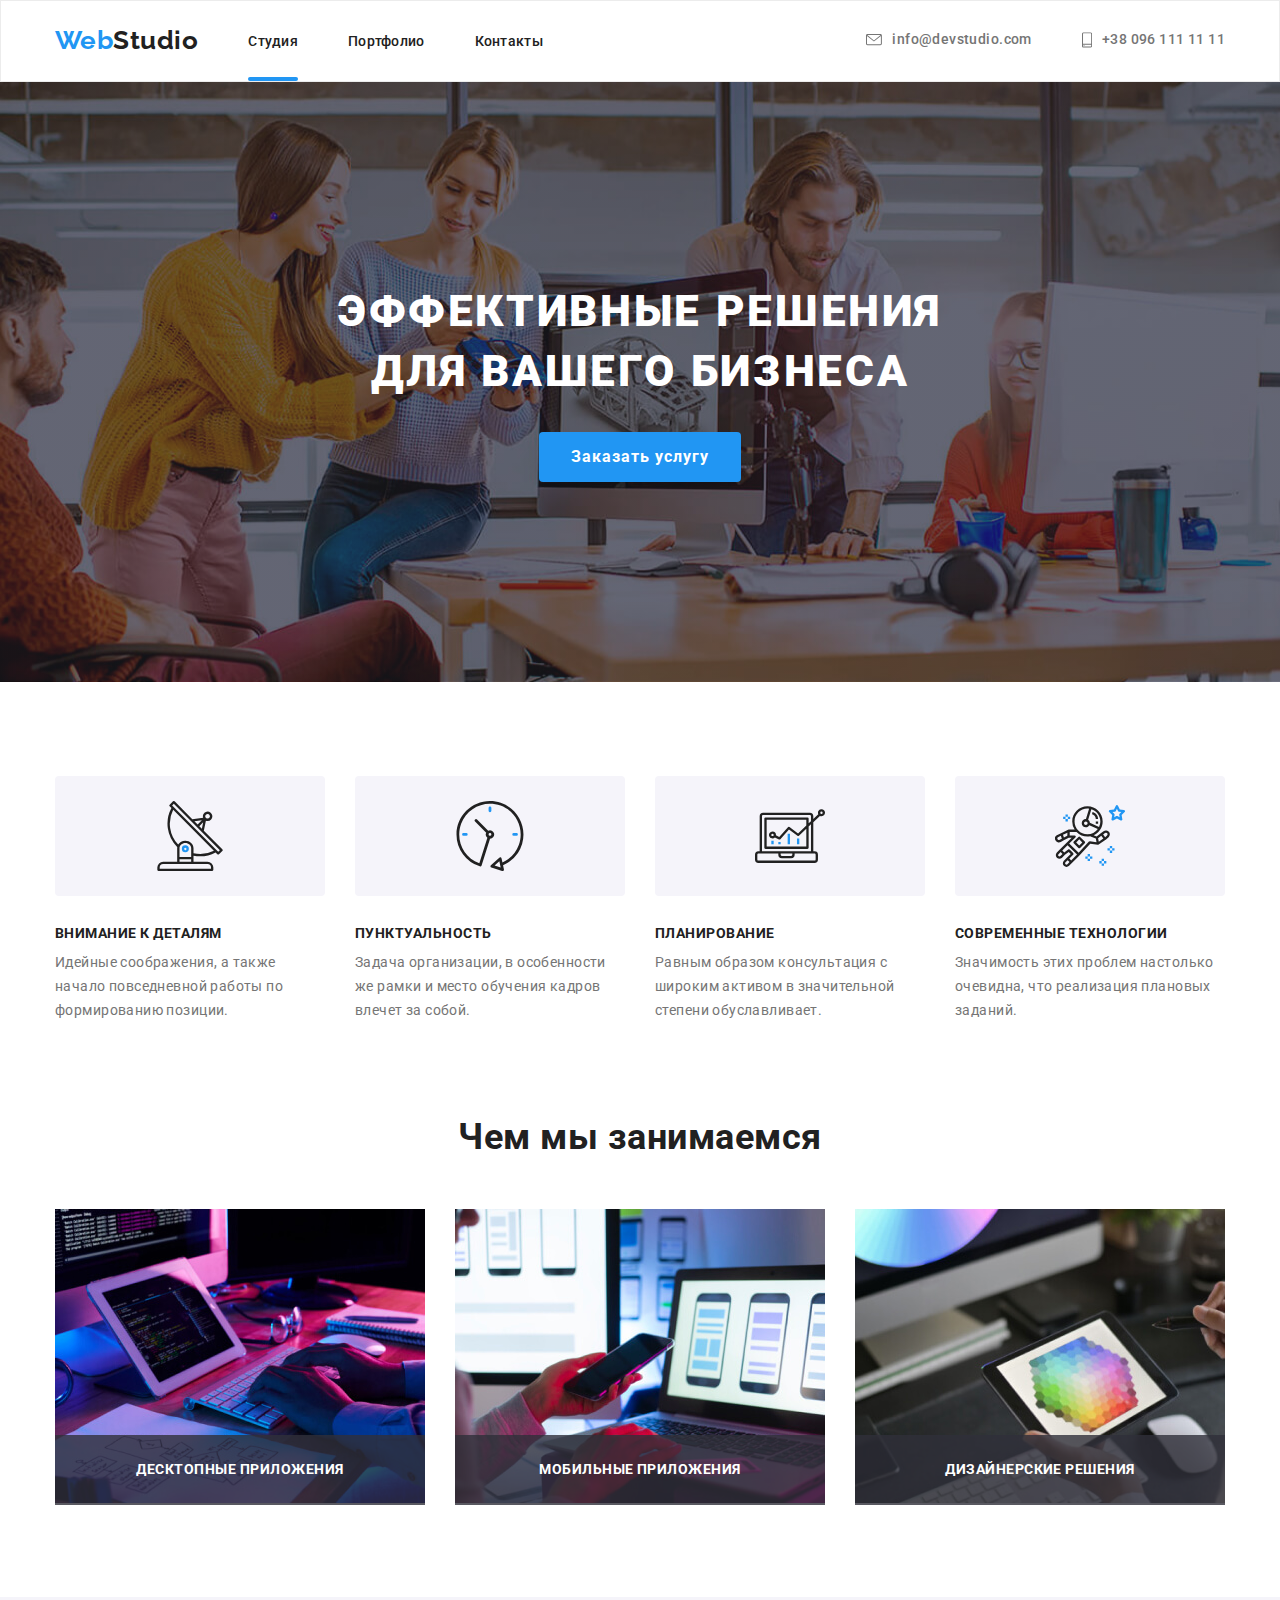
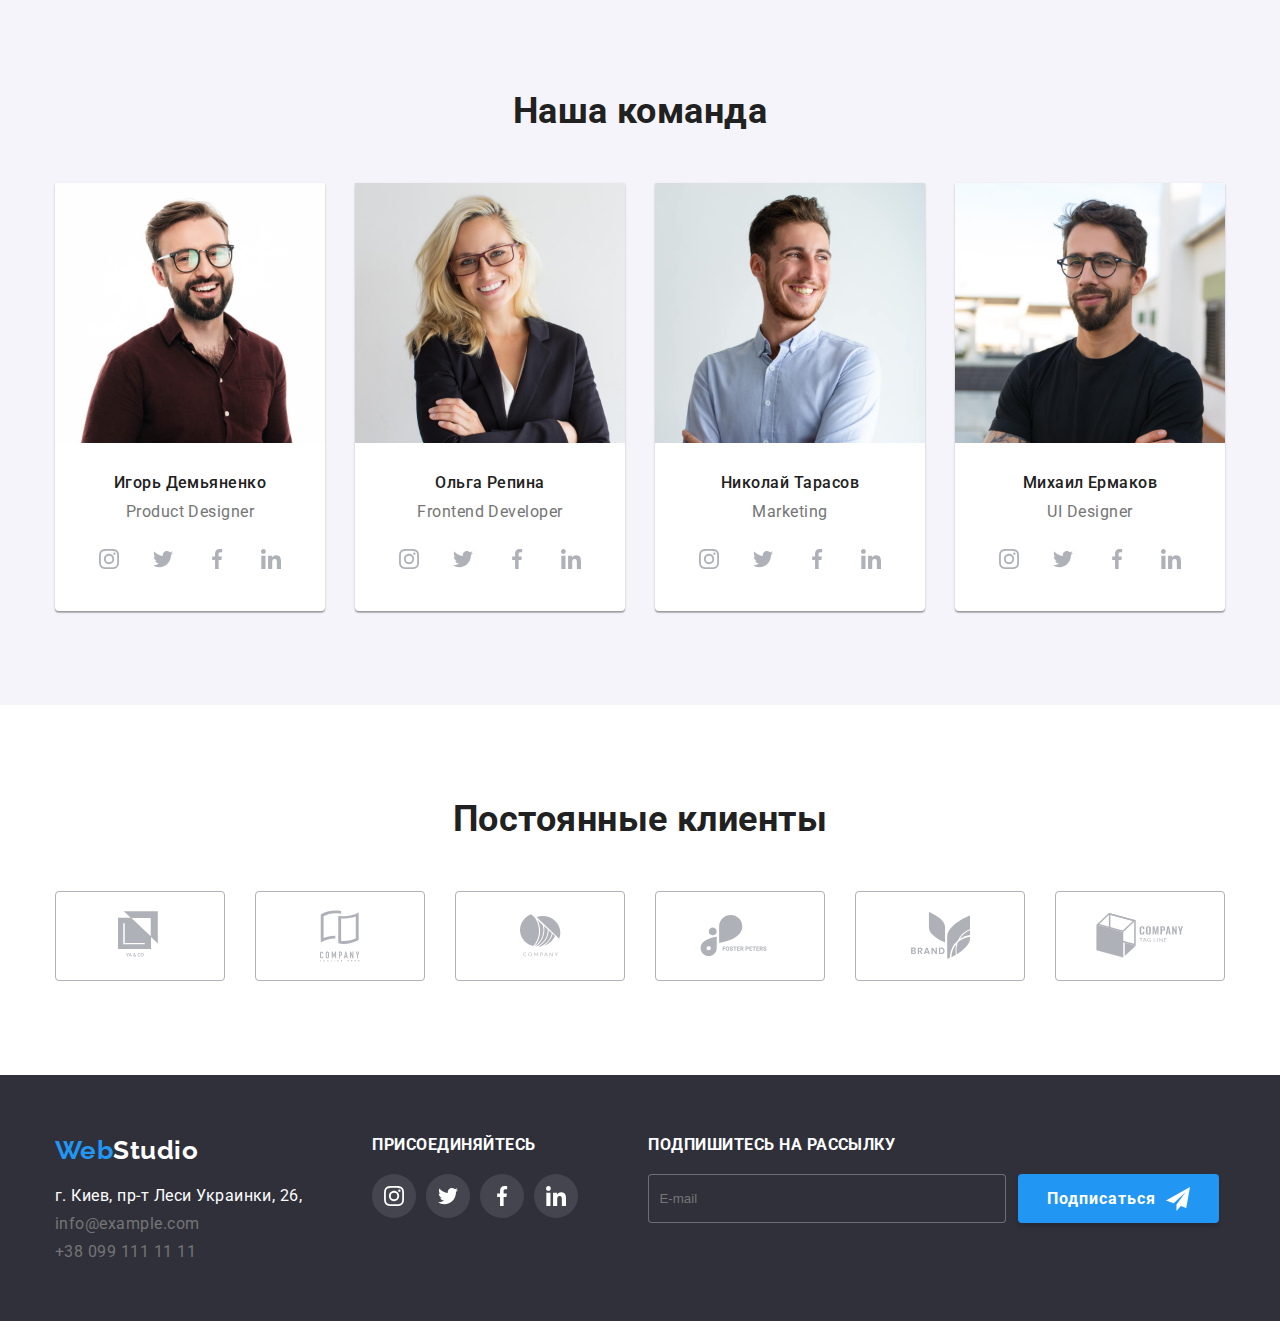
<file: index.html>
<!DOCTYPE html>
<html lang="ru">
  <head>
    <meta charset="UTF-8" />
    <title>Web Studio</title>
    <link
      href="https://fonts.googleapis.com/css2?family=Raleway:wght@700&family=Roboto:wght@400;500;700;900&display=swap"
      rel="stylesheet"
    />
    <link rel="“stylesheet”" href="./css/normalize.css" />
    <link rel="stylesheet" href="./css/styles.css" />
  </head>
  <body class="body" data-body>
    <!-- Шапка страницы -->
    <header class="page-header">
      <!-- Главная навигация -->
      <div class="container">
        <nav class="navigation">
          <!-- Логотип -->
          <a href="./index.html" class="logo"
            ><span class="accent">Web</span>Studio</a
          >

          <!-- Ссылки на другие страницы или разделы текущей -->
          <ul class="site-nav">
            <li class="item">
              <a href="./index.html" class="link transition studio">Студия</a>
            </li>
            <li class="item">
              <a href="./portfolio.html" class="link transition">Портфолио</a>
            </li>
            <li class="item">
              <a href="" class="link transition">Контакты</a>
            </li>
          </ul>
        </nav>
        <!-- Контактная информация -->
        <ul class="contacts">
          <li class="item">
            <a
              href="mailto:info@devstudio.com"
              class="contacts-link transition"
            >
              <svg class="envelope-svg">
                <use href="./images/sprite.svg#envelope"></use>
              </svg>
              info@devstudio.com
            </a>
          </li>

          <li class="item">
            <a href="tel:+38 096 111 11 11" class="contacts-link transition">
              <svg class="smartphone-svg">
                <use href="./images/sprite.svg#smartphone"></use>
              </svg>
              +38 096 111 11 11
            </a>
          </li>
        </ul>
      </div>
    </header>
    <!-- Уникальный контент страницы -->
    <main>
      <!-- Герой -->
      <section class="hero">
        <div class="container">
          <h1 class="hero-title">
            Эффективные решения<br />для вашего бизнеса
          </h1>
          <button class="button open-button" type="button" data-modal-open>
            Заказать услугу
          </button>
        </div>
      </section>
      <!-- Секция преимуществ -->
      <section class="section features">
        <div class="container">
          <h2 hidden class="features section-title">
            Невидимый заголовок,который спрячем через css
          </h2>
          <ul class="feature-list">
            <li class="item">
              <a href="#" class="feature-item-icon">
                <svg class="feature-item-icon-svg">
                  <use href="./images/sprite.svg#antenna"></use>
                </svg>
              </a>

              <h3 class="title">Внимание к деталям</h3>
              <p class="feature-para">
                Идейные соображения, а также начало повседневной работы по
                формированию позиции.
              </p>
            </li>
            <li class="item">
              <a href="#" class="feature-item-icon">
                <svg class="feature-item-icon-svg">
                  <use href="./images/sprite.svg#clock"></use>
                </svg>
              </a>
              <h3 class="title">Пунктуальность</h3>
              <p class="feature-para">
                Задача организации, в особенности же рамки и место обучения
                кадров влечет за собой.
              </p>
            </li>
            <li class="item">
              <a href="#" class="feature-item-icon">
                <svg class="feature-item-icon-svg">
                  <use href="./images/sprite.svg#diagram"></use>
                </svg>
              </a>
              <h3 class="title">Планирование</h3>
              <p class="feature-para">
                Равным образом консультация с широким активом в значительной
                степени обуславливает.
              </p>
            </li>
            <li class="item">
              <a href="#" class="feature-item-icon">
                <svg class="feature-item-icon-svg">
                  <use href="./images/sprite.svg#astronaut"></use>
                </svg>
              </a>
              <h3 class="title">Современные технологии</h3>
              <p class="feature-para">
                Значимость этих проблем настолько очевидна, что реализация
                плановых заданий.
              </p>
            </li>
          </ul>
        </div>
      </section>
      <!-- Чем мы занимаемся -->
      <section class="section section work">
        <div class="container">
          <h2 class="work section-title">Чем мы занимаемся</h2>
          <ul class="work-list">
            <li class="item">
              <div class="work-img-overlay">
                <img
                  src="./images/desktop.jpg"
                  alt="Ноутбук"
                  width="370"
                  height="294"
                />
                <h3 class="work-title">Десктопные приложения</h3>
              </div>
            </li>
            <li class="item">
              <div class="work-img-overlay">
                <img
                  src="./images/mobile.jpg"
                  alt="Смартфон"
                  width="370"
                  height="294"
                />
                <h3 class="work-title">Мобильные приложения</h3>
              </div>
            </li>
            <li class="item">
              <div class="work-img-overlay">
                <img
                  src="./images/designer.jpg"
                  alt="Планшет"
                  width="370"
                  height="294"
                />
                <h3 class="work-title">Дизайнерские решения</h3>
              </div>
            </li>
          </ul>
        </div>
      </section>
      <!-- Наша команда -->
      <section class="section team background">
        <div class="container">
          <h2 class="team section-title">Наша команда</h2>
          <ul class="team-list">
            <li class="item">
              <img
                src="./images/img-1-team.jpg"
                alt="Сотрудник 1"
                width="270"
                height="260"
              />
              <div class="team-list-info">
                <h3 class="team-title">Игорь Демьяненко</h3>
                <p class="team-para">Product Designer</p>
                <ul class="social-list">
                  <li class="social-list-item">
                    <a class="social-list-item-link" href="">
                      <svg class="social-list-item-link-svg">
                        <use href="./images/sprite.svg#instagram"></use>
                      </svg>
                    </a>
                  </li>
                  <li class="social-list-item">
                    <a class="social-list-item-link" href="">
                      <svg class="social-list-item-link-svg">
                        <use href="./images/sprite.svg#twitter"></use>
                      </svg>
                    </a>
                  </li>
                  <li class="social-list-item">
                    <a class="social-list-item-link" href="">
                      <svg class="social-list-item-link-svg">
                        <use href="./images/sprite.svg#facebook"></use>
                      </svg>
                    </a>
                  </li>
                  <li class="social-list-item">
                    <a class="social-list-item-link" href="">
                      <svg class="social-list-item-link-svg">
                        <use href="./images/sprite.svg#linkedin"></use>
                      </svg>
                    </a>
                  </li>
                </ul>
              </div>
            </li>

            <li class="item">
              <img
                src="./images/img-2-team.jpg"
                alt="Сотрудник 2"
                width="270"
                height="260"
              />
              <div class="team-list-info">
                <h3 class="team-title">Ольга Репина</h3>
                <p class="team-para">Frontend Developer</p>
                <ul class="social-list">
                  <li class="social-list-item">
                    <a class="social-list-item-link" href="">
                      <svg class="social-list-item-link-svg">
                        <use href="./images/sprite.svg#instagram"></use>
                      </svg>
                    </a>
                  </li>
                  <li class="social-list-item">
                    <a class="social-list-item-link" href="">
                      <svg class="social-list-item-link-svg">
                        <use href="./images/sprite.svg#twitter"></use>
                      </svg>
                    </a>
                  </li>
                  <li class="social-list-item">
                    <a class="social-list-item-link" href="">
                      <svg class="social-list-item-link-svg">
                        <use href="./images/sprite.svg#facebook"></use>
                      </svg>
                    </a>
                  </li>
                  <li class="social-list-item">
                    <a class="social-list-item-link" href="">
                      <svg class="social-list-item-link-svg">
                        <use href="./images/sprite.svg#linkedin"></use>
                      </svg>
                    </a>
                  </li>
                </ul>
              </div>
            </li>

            <li class="item">
              <img
                src="./images/img-3-team.jpg"
                alt="Сотрудник 3"
                width="270"
                height="260"
              />
              <div class="team-list-info">
                <h3 class="team-title">Николай Тарасов</h3>
                <p class="team-para">Marketing</p>
                <ul class="social-list">
                  <li class="social-list-item">
                    <a class="social-list-item-link" href="">
                      <svg class="social-list-item-link-svg">
                        <use href="./images/sprite.svg#instagram"></use>
                      </svg>
                    </a>
                  </li>
                  <li class="social-list-item">
                    <a class="social-list-item-link" href="">
                      <svg class="social-list-item-link-svg">
                        <use href="./images/sprite.svg#twitter"></use>
                      </svg>
                    </a>
                  </li>
                  <li class="social-list-item">
                    <a class="social-list-item-link" href="">
                      <svg class="social-list-item-link-svg">
                        <use href="./images/sprite.svg#facebook"></use>
                      </svg>
                    </a>
                  </li>
                  <li class="social-list-item">
                    <a class="social-list-item-link" href="">
                      <svg class="social-list-item-link-svg">
                        <use href="./images/sprite.svg#linkedin"></use>
                      </svg>
                    </a>
                  </li>
                </ul>
              </div>
            </li>

            <li class="item">
              <img
                src="./images/img-4-team.jpg"
                alt="Сотрудник 4"
                width="270"
                height="260"
              />
              <div class="team-list-info">
                <h3 class="team-title">Михаил Ермаков</h3>
                <p class="team-para">UI Designer</p>
                <ul class="social-list">
                  <li class="social-list-item">
                    <a class="social-list-item-link" href="">
                      <svg class="social-list-item-link-svg">
                        <use href="./images/sprite.svg#instagram"></use>
                      </svg>
                    </a>
                  </li>
                  <li class="social-list-item">
                    <a class="social-list-item-link" href="">
                      <svg class="social-list-item-link-svg">
                        <use href="./images/sprite.svg#twitter"></use>
                      </svg>
                    </a>
                  </li>
                  <li class="social-list-item">
                    <a class="social-list-item-link" href="">
                      <svg class="social-list-item-link-svg">
                        <use href="./images/sprite.svg#facebook"></use>
                      </svg>
                    </a>
                  </li>
                  <li class="social-list-item">
                    <a class="social-list-item-link" href="">
                      <svg class="social-list-item-link-svg">
                        <use href="./images/sprite.svg#linkedin"></use>
                      </svg>
                    </a>
                  </li>
                </ul>
              </div>
            </li>
          </ul>
        </div>
      </section>
      <!-- Постоянные клиенты -->
      <section class="section clients">
        <div class="container">
          <h2 class="clients section-title">Постоянные клиенты</h2>
          <ul class="clients-list">
            <li class="item">
              <a class="clients-list-item-link" href="">
                <svg class="clients-list-item-link-svg size-logo-1">
                  <use href="./images/sprite.svg#logo-1"></use>
                </svg>
              </a>
            </li>
            <li class="item">
              <a class="clients-list-item-link" href="">
                <svg class="clients-list-item-link-svg size-logo-2">
                  <use href="./images/sprite.svg#logo-2"></use>
                </svg>
              </a>
            </li>
            <li class="item">
              <a class="clients-list-item-link" href="">
                <svg class="clients-list-item-link-svg size-logo-3">
                  <use href="./images/sprite.svg#logo-3"></use>
                </svg>
              </a>
            </li>
            <li class="item">
              <a class="clients-list-item-link" href="">
                <svg class="clients-list-item-link-svg size-logo-4">
                  <use href="./images/sprite.svg#logo-4"></use>
                </svg>
              </a>
            </li>
            <li class="item">
              <a class="clients-list-item-link" href="">
                <svg class="clients-list-item-link-svg size-logo-5">
                  <use href="./images/sprite.svg#logo-5"></use>
                </svg>
              </a>
            </li>
            <li class="item">
              <a class="clients-list-item-link" href="">
                <svg class="clients-list-item-link-svg size-logo-6">
                  <use href="./images/sprite.svg#logo-6"></use>
                </svg>
              </a>
            </li>
          </ul>
        </div>
      </section>
    </main>

    <!-- Подвал страницы -->
    <footer class="footer footer-text footer-background">
      <div class="container">
        <div>
          <a href="" class="logo-footer"
            ><span class="accent">Web</span>Studio</a
          >
          <address class="footer-address">
            <p>г. Киев, пр-т Леси Украинки, 26,</p>
            <a
              href="mailto:info@devstudio.com"
              class="footer-contacts contacts-link transition"
            >
              info@example.com
            </a>

            <a
              href="tel:+38 096 111 11 11"
              class="footer-contacts contacts-link transition"
            >
              +38 099 111 11 11
            </a>
          </address>
        </div>

        <div class="footer-join">
          <b>присоединяйтесь</b>
          <ul class="social-list">
            <li class="social-list-item">
              <a class="social-list-item-link" href="">
                <svg class="social-list-item-link-svg dark-theme">
                  <use href="./images/sprite.svg#instagram"></use>
                </svg>
              </a>
            </li>
            <li class="social-list-item">
              <a class="social-list-item-link" href="">
                <svg class="social-list-item-link-svg dark-theme">
                  <use href="./images/sprite.svg#twitter"></use>
                </svg>
              </a>
            </li>
            <li class="social-list-item">
              <a class="social-list-item-link" href="">
                <svg class="social-list-item-link-svg dark-theme">
                  <use href="./images/sprite.svg#facebook"></use>
                </svg>
              </a>
            </li>
            <li class="social-list-item">
              <a class="social-list-item-link" href="">
                <svg class="social-list-item-link-svg dark-theme">
                  <use href="./images/sprite.svg#linkedin"></use>
                </svg>
              </a>
            </li>
          </ul>
        </div>

        <div class="footer-join">
          <b>Подпишитесь на рассылку</b>
          <div class="footer-subscribe">
            <input
              class="join-font"
              type="email"
              placeholder="E-mail"
              name="email"
            />
            <button class="button">
              Подписаться
              <svg class="join-telegram">
                <use href="./images/sprite.svg#join-telegram"></use>
              </svg>
            </button>
          </div>
        </div>
      </div>
    </footer>

    <!-- <-------------BACKDROP----------->

    <div class="backdrop is-hidden" data-modal>
      <div class="form-wrapper">
        <button class="cross-btn" type="button" data-modal-close>
          <svg class="cross">
            <use href="./images/sprite.svg#cross"></use>
          </svg>
        </button>
        <h2 class="modal-form-title">
          Оставьте свои данные, мы вам перезвоним
        </h2>
        <form action="#" class="modal-form">
          <label class="label-info" for="">Имя</label>
          <div class="person-info-modal">
            <svg class="modal-svg">
              <use href="./images/sprite.svg#person-modal"></use>
            </svg>

            <input
              type="text"
              name="user-name"
              class="modal-form-input modal-fonts"
              placeholder=""
              required
            />
          </div>

          <label class="label-info" for="">Телефон</label>
          <div class="person-info-modal">
            <svg class="modal-svg">
              <use href="./images/sprite.svg#phone-modal"></use>
            </svg>
            <input
              type="tel"
              name="user-tel"
              class="modal-form-input modal-fonts"
              placeholder=""
              required
            />
          </div>

          <label class="label-info" for="">Почта</label>
          <div class="person-info-modal">
            <svg class="modal-svg">
              <use href="./images/sprite.svg#email-modal"></use>
            </svg>
            <input
              type="email"
              name="user-email"
              class="modal-form-input modal-fonts"
              placeholder=""
              required
            />
          </div>

          <label class="label-info" for="">Комментарий</label>
          <textarea
            name="user-comment"
            class="modal-form-comment modal-fonts"
            placeholder="Введите текст"
          ></textarea>

          <input
            type="checkbox"
            name="user-policy"
            value="accept-policy"
            id="user-policy"
            class="modal-form-check-policy"
          />

          <label for="user-policy" class="modal-form-check-label">
            <svg class="accept-svg">
              <use href="./images/sprite.svg#accept"></use>
            </svg>
            Соглашаюсь с рассылкой и принимаю
            <a class="accept-policy" href="#" target="_blank"
              >Условия договора</a
            ></label
          >
          <button class="modal-form-btn">Отправить</button>
        </form>
      </div>
    </div>

    <script src="./js/modal.js"></script>
  </body>
</html>
</file>
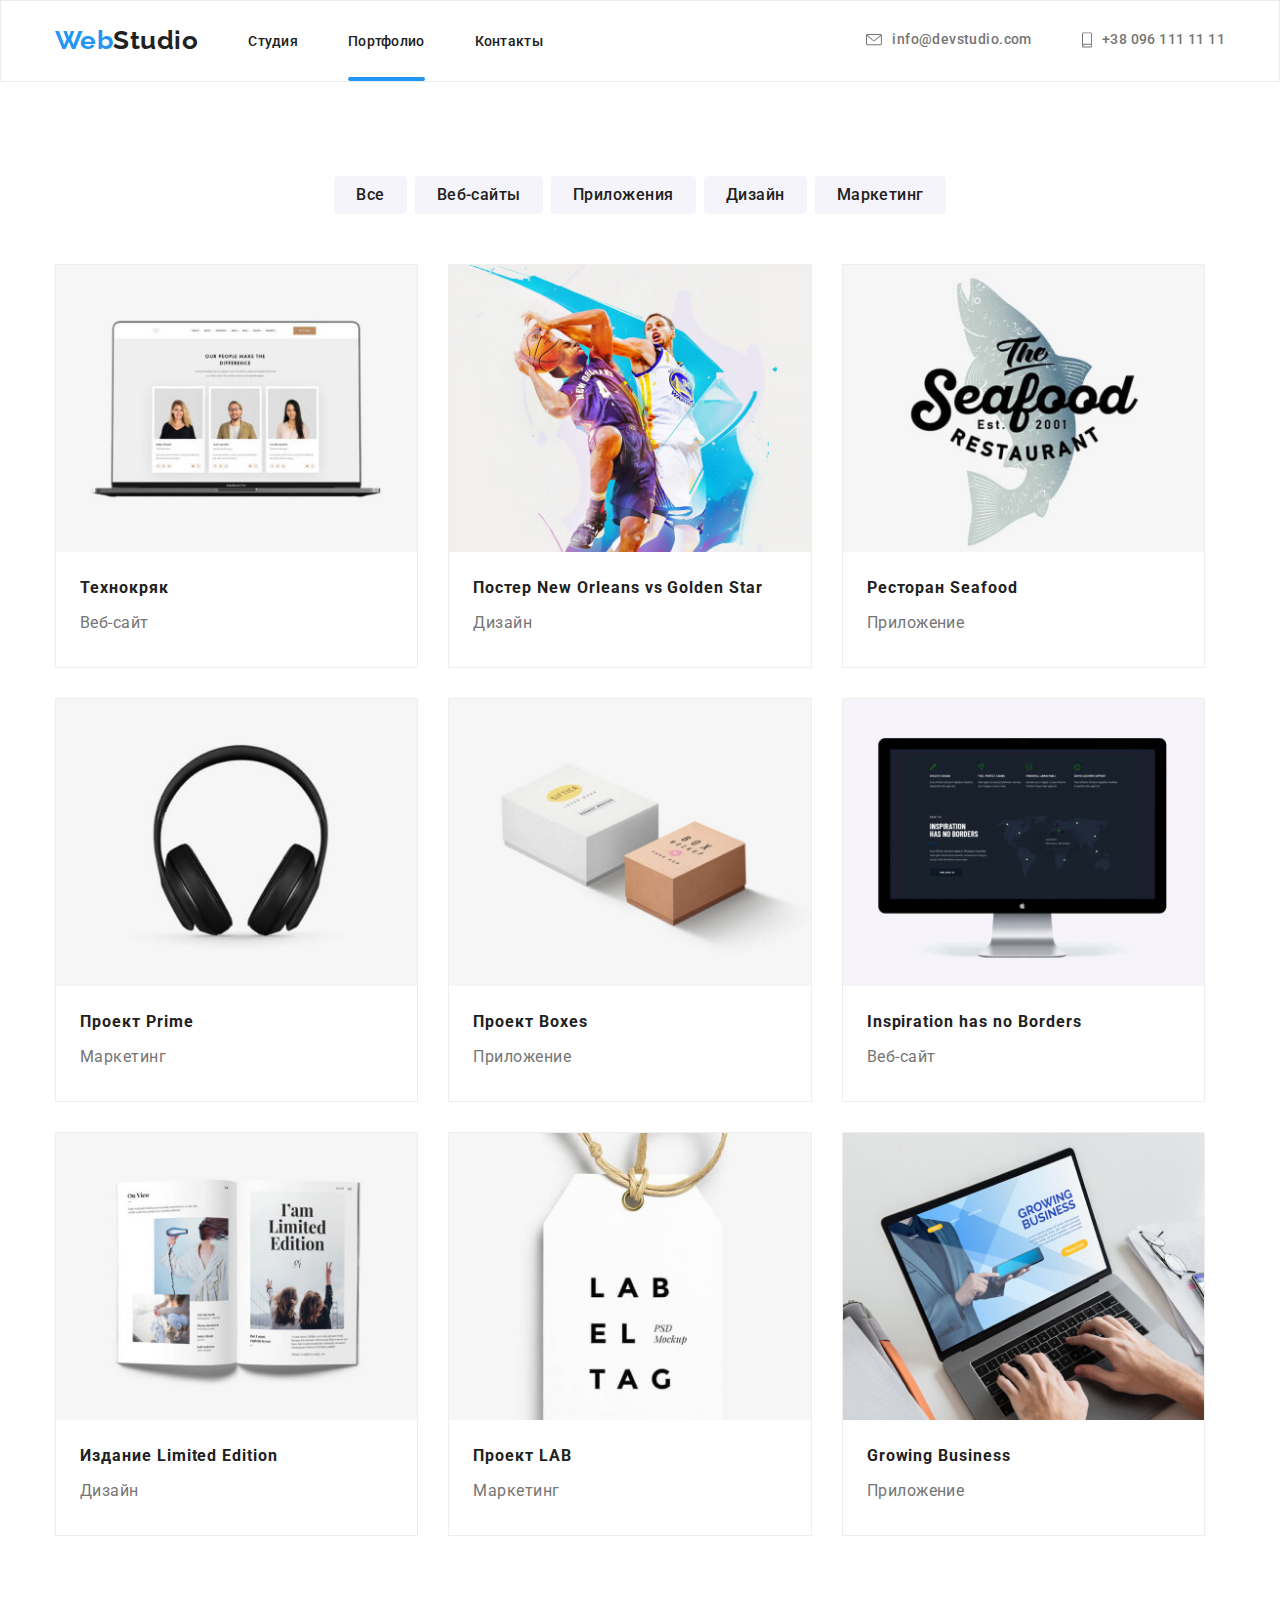
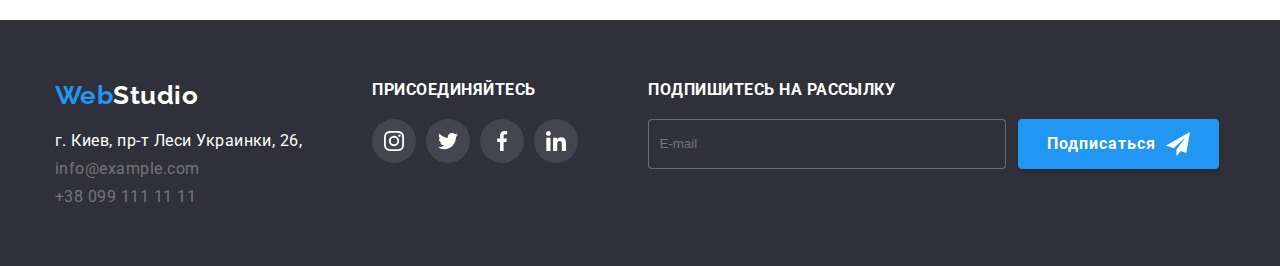
<file: portfolio.html>
<!DOCTYPE html>
<html lang="ru">
  <head>
    <meta charset="UTF-8" />
    <title>Web Studio</title>
    <link
      href="https://fonts.googleapis.com/css2?family=Raleway:wght@700&family=Roboto:wght@400;500;700;900&display=swap"
      rel="stylesheet"
    />
    <link rel="“stylesheet”" href="./css/normalize.css" />
    <link rel="stylesheet" href="./css/styles.css" />
  </head>

  <body class="body">
    <!-- Шапка страницы -->
    <header class="page-header">
      <!-- Главная навигация -->
      <div class="container">
        <nav class="navigation">
          <!-- Логотип -->
          <a href="./index.html" class="logo"
            ><span class="accent">Web</span>Studio</a
          >

          <!-- Ссылки на другие страницы или разделы текущей -->
          <ul class="site-nav">
            <li class="item">
              <a href="./index.html" class="link transition">Студия</a>
            </li>
            <li class="item">
              <a href="./portfolio.html" class="link transition portfolio"
                >Портфолио</a
              >
            </li>
            <li class="item">
              <a href="" class="link transition">Контакты</a>
            </li>
          </ul>
        </nav>
        <!-- Контактная информация -->
        <ul class="contacts">
          <li class="item">
            <a
              href="mailto:info@devstudio.com"
              class="contacts-link transition"
            >
              <svg class="envelope-svg">
                <use href="./images/sprite.svg#envelope"></use>
              </svg>
              info@devstudio.com
            </a>
          </li>

          <li class="item">
            <a href="tel:+38 096 111 11 11" class="contacts-link transition">
              <svg class="smartphone-svg">
                <use href="./images/sprite.svg#smartphone"></use>
              </svg>
              +38 096 111 11 11
            </a>
          </li>
        </ul>
      </div>
    </header>

    <!-- Уникальный контент страницы -->
    <main>
      <!-- Список разделов текущей страницы -->
      <section class="section section-filter">
        <h1 hidden class="section">Фильтр секции</h1>
        <div class="container">
          <ul class="filter">
            <li class="item">
              <button class="button transition" type="button">Все</button>
            </li>
            <li class="item">
              <button class="button transition" type="button">Веб-сайты</button>
            </li>
            <li class="item">
              <button class="button transition" type="button">
                Приложения
              </button>
            </li>
            <li class="item">
              <button class="button transition" type="button">Дизайн</button>
            </li>
            <li class="item">
              <button class="button transition" type="button">Маркетинг</button>
            </li>
          </ul>
        </div>
      </section>

      <!-- Проекты портфолио -->
      <section class="portfolio">
        <h2 hidden class="section-title">Проекты портфолио</h2>
        <div class="container">
          <ul class="portfolio-list">
            <li class="item transition">
              <div class="portfolio-list-img-wrapper">
                <a href="" class="portfolio">
                  <img
                    src="./images/img1.jpg"
                    alt="Ноутбук"
                    width="370"
                    height="294"
                  />
                  <div class="overlay">
                    <p class="para">
                      Технокряк это современная площадка распространения
                      коронавируса. Компании используют эту платформу для
                      цифрового шпионажа и атак на защищённые сервера
                      конкурентов.
                    </p>
                  </div>
                </a>
              </div>

              <h2 class="portfolio-title">Технокряк</h2>
              <p class="paragraph">Веб-сайт</p>
            </li>

            <li class="item transition">
              <div class="portfolio-list-img-wrapper">
                <a href="" class="portfolio">
                  <img
                    src="./images/img2.jpg"
                    alt="Постер с двумя баскетболистами"
                    width="370"
                    height="294"
                  />
                  <div class="overlay">
                    <p class="para">
                      Технокряк это современная площадка распространения
                      коронавируса. Компании используют эту платформу для
                      цифрового шпионажа и атак на защищённые сервера
                      конкурентов.
                    </p>
                  </div>
                </a>
              </div>
              <h2 class="portfolio-title">
                Постер New Orleans vs Golden Star
              </h2>
              <p class="paragraph">Дизайн</p>
            </li>

            <li class="item transition">
              <div class="portfolio-list-img-wrapper">
                <a href="" class="portfolio">
                  <img
                    src="./images/img3.jpg"
                    alt="Логотип ресторана Seafood"
                    width="370"
                    height="294"
                  />
                  <div class="overlay">
                    <p class="para">
                      Технокряк это современная площадка распространения
                      коронавируса. Компании используют эту платформу для
                      цифрового шпионажа и атак на защищённые сервера
                      конкурентов.
                    </p>
                  </div>
                </a>
              </div>
              <h2 class="portfolio-title">Ресторан Seafood</h2>
              <p class="paragraph">Приложение</p>
            </li>

            <li class="item transition">
              <div class="portfolio-list-img-wrapper">
                <a href="" class="portfolio">
                  <img
                    src="./images/img4.jpg"
                    alt="Наушники"
                    width="370"
                    height="294"
                  />
                  <div class="overlay">
                    <p class="para">
                      Технокряк это современная площадка распространения
                      коронавируса. Компании используют эту платформу для
                      цифрового шпионажа и атак на защищённые сервера
                      конкурентов.
                    </p>
                  </div>
                </a>
              </div>
              <h2 class="portfolio-title">Проект Prime</h2>
              <p class="paragraph">Маркетинг</p>
            </li>

            <li class="item transition">
              <div class="portfolio-list-img-wrapper">
                <a href="" class="portfolio">
                  <img
                    src="./images/img5.jpg"
                    alt="Две коробки"
                    width="370"
                    height="294"
                  />
                  <div class="overlay">
                    <p class="para">
                      Технокряк это современная площадка распространения
                      коронавируса. Компании используют эту платформу для
                      цифрового шпионажа и атак на защищённые сервера
                      конкурентов.
                    </p>
                  </div>
                </a>
              </div>

              <h2 class="portfolio-title">Проект Boxes</h2>
              <p class="paragraph">Приложение</p>
            </li>

            <li class="item transition">
              <div class="portfolio-list-img-wrapper">
                <a href="" class="portfolio">
                  <img
                    src="./images/img6.jpg"
                    alt="Монитор"
                    width="370"
                    height="294"
                  />
                  <div class="overlay">
                    <p class="para">
                      Технокряк это современная площадка распространения
                      коронавируса. Компании используют эту платформу для
                      цифрового шпионажа и атак на защищённые сервера
                      конкурентов.
                    </p>
                  </div>
                </a>
              </div>
              <h2 class="portfolio-title">Inspiration has no Borders</h2>
              <p class="paragraph">Веб-сайт</p>
            </li>

            <li class="item transition">
              <div class="portfolio-list-img-wrapper">
                <a href="" class="portfolio">
                  <img
                    src="./images/img7.jpg"
                    alt="Развернутый журнал"
                    width="370"
                    height="294"
                  />
                  <div class="overlay">
                    <p class="para">
                      Технокряк это современная площадка распространения
                      коронавируса. Компании используют эту платформу для
                      цифрового шпионажа и атак на защищённые сервера
                      конкурентов.
                    </p>
                  </div>
                </a>
              </div>
              <h2 class="portfolio-title">Издание Limited Edition</h2>
              <p class="paragraph">Дизайн</p>
            </li>

            <li class="item transition">
              <div class="portfolio-list-img-wrapper">
                <a href="" class="portfolio">
                  <img
                    src="./images/img8.jpg"
                    alt="Логотип компании в форме бирки"
                    width="370"
                    height="294"
                  />
                  <div class="overlay">
                    <p class="para">
                      Технокряк это современная площадка распространения
                      коронавируса. Компании используют эту платформу для
                      цифрового шпионажа и атак на защищённые сервера
                      конкурентов.
                    </p>
                  </div>
                </a>
              </div>
              <h2 class="portfolio-title">Проект LAB</h2>
              <p class="paragraph">Маркетинг</p>
            </li>

            <li class="item transition">
              <div class="portfolio-list-img-wrapper">
                <a href="" class="portfolio">
                  <img
                    src="./images/img9.jpg"
                    alt="Сайт компании отображен на ноутбуке"
                    width="370"
                    height="294"
                  />
                  <div class="overlay">
                    <p class="para">
                      Технокряк это современная площадка распространения
                      коронавируса. Компании используют эту платформу для
                      цифрового шпионажа и атак на защищённые сервера
                      конкурентов.
                    </p>
                  </div>
                </a>
              </div>
              <h2 class="portfolio-title">Growing Business</h2>
              <p class="paragraph">Приложение</p>
            </li>
          </ul>
        </div>
      </section>
    </main>

    <!-- Подвал страницы -->
    <footer class="footer footer-text footer-background">
      <div class="container">
        <div>
          <a href="" class="logo-footer"
            ><span class="accent">Web</span>Studio</a
          >
          <address class="footer-address">
            <p>г. Киев, пр-т Леси Украинки, 26,</p>
            <a
              href="mailto:info@devstudio.com"
              class="footer-contacts contacts-link transition"
            >
              info@example.com
            </a>

            <a
              href="tel:+38 096 111 11 11"
              class="footer-contacts contacts-link transition"
            >
              +38 099 111 11 11
            </a>
          </address>
        </div>

        <div class="footer-join">
          <b>присоединяйтесь</b>
          <ul class="social-list">
            <li class="social-list-item">
              <a class="social-list-item-link" href="">
                <svg class="social-list-item-link-svg dark-theme">
                  <use href="./images/sprite.svg#instagram"></use>
                </svg>
              </a>
            </li>
            <li class="social-list-item">
              <a class="social-list-item-link" href="">
                <svg class="social-list-item-link-svg dark-theme">
                  <use href="./images/sprite.svg#twitter"></use>
                </svg>
              </a>
            </li>
            <li class="social-list-item">
              <a class="social-list-item-link" href="">
                <svg class="social-list-item-link-svg dark-theme">
                  <use href="./images/sprite.svg#facebook"></use>
                </svg>
              </a>
            </li>
            <li class="social-list-item">
              <a class="social-list-item-link" href="">
                <svg class="social-list-item-link-svg dark-theme">
                  <use href="./images/sprite.svg#linkedin"></use>
                </svg>
              </a>
            </li>
          </ul>
        </div>

        <div class="footer-join">
          <b>Подпишитесь на рассылку</b>
          <div class="footer-subscribe">
            <input
              class="join-font"
              type="email"
              placeholder="E-mail"
              name="email"
            />
            <button class="button">
              Подписаться
              <svg class="join-telegram">
                <use href="./images/sprite.svg#join-telegram"></use>
              </svg>
            </button>
          </div>
        </div>
      </div>
    </footer>
  </body>
</html>
</file>
<file: css/styles.css>
:root {
  --primary-text-color: #757575;
  --title-text-color: #212121;
  --accent-color: #2196f3;
  --white: #ffffff;
  --background-color: #ffffff;
  --secondary-background-color: #f5f4fa;
  --social-links-color: #afb1b8;
  --button-text-color: #ffffff;
  --button-background-color: #2196f3;
  --footer-background-color: #2f303a;
}

/* основной цвет текста #757575 */
/* вторичный цвет текста #212121 */
/* акцент #2196f3 */
/* белый #FFFFFF */
/* цвет фона #FFFFFF */
/* вторичный цвет фона #F5F4FA */
/* цвет иконок #AFB1B8 */
/* цвет текста кнопок  #ffffff */
/* цвет фона кнопок #2196F3 */
/* цвет фона футера #2F303A */

html {
  box-sizing: border-box;
}

*,
*::before,
*::after {
  box-sizing: inherit;
  margin: 0;
  padding: 0;
}
img {
  display: block;
  max-width: 100%;
  height: auto;
}

address {
  font-style: normal;
}

/* убирает маркеры списков */
ul {
  list-style: none;
  margin: 0;
  padding: 0;
}

/* убирает подчеркивание у ссылок */
a {
  text-decoration: none;
}

button:hover {
  outline: none;
}
/* <--------Общие стили----------> */

.transition {
  transition: all 250ms cubic-bezier(0.4, 0, 0.2, 1);
}

.body {
  padding: 0;
  margin: 0;
  background-color: var(--background-color);
  color: var(--primary-text-color);

  font-family: "Roboto", sans-serif;
  letter-spacing: 0.03em;
}
.body.is-open {
  overflow: hidden;
}

.container {
  margin: 0 auto;
  width: 1200px;
  padding-left: 15px;
  padding-right: 15px;
}

.logo {
  color: var(--title-text-color);
  font-family: "Raleway", sans-serif;

  font-weight: bold;
  font-size: 26px;
  line-height: 1.19;
  margin-right: 50px;
}

.logo:hover {
  color: var(--accent-color);
}

.accent {
  color: var(--accent-color);
}

/* Page header */
.page-header {
  border: 1px solid #ececec;

  padding-top: 24px;
  padding-bottom: 25px;
}

.page-header .container {
  display: flex;
  align-items: center;
}

/* site-nav */

.navigation {
  display: flex;
}
.site-nav {
  display: flex;
  align-items: center;
}
.site-nav > .item:not(:last-child) {
  margin-right: 50px;
}

.site-nav .link {
  color: var(--title-text-color);

  font-weight: 500;
  font-size: 14px;
  line-height: 1.14;
  letter-spacing: 0.02em;

  padding-top: 32px;
  padding-bottom: 32px;
  padding-left: 0;
  padding-right: 0;

  /* transition: 250ms cubic-bezier(0.4, 0, 0.2, 1); */
}
.site-nav .link:hover,
.site-nav .link:focus {
  color: var(--accent-color);
}

.site-nav .link.current {
  color: var(--accent-color);
}

.studio {
  position: relative;
}

.studio::after {
  display: block;
  position: absolute;
  content: "";

  top: 95%;
  left: 0;
  width: 100%;
  height: 4px;

  background: #2196f3;
  border-radius: 2px;
}

/* information */
.contacts {
  display: inline-flex;
  align-items: center;

  margin-left: auto;

  color: var(--primary-text-color);

  font-weight: 500;
  font-size: 14px;
  line-height: 1.14;
  letter-spacing: 0.03em;
}

.contacts-link {
  display: flex;
  align-items: center;
  color: var(--primary-text-color);

  /* transition: 250ms cubic-bezier(0.4, 0, 0.2, 1); */
}

.contacts-link:hover,
.contacts-link:focus {
  color: var(--accent-color);
}

.contacts.item {
  display: flex;
  align-items: center;
}

.contacts > .item:not(:last-child) {
  margin-right: 50px;
}

.envelope-svg {
  align-items: center;
  width: 16px;
  height: 12px;
  margin-right: 10px;
  align-items: center;
  fill: var(--primary-text-color);
  cursor: pointer;
}

.smartphone-svg {
  align-items: center;
  width: 10px;
  height: 16px;
  margin-right: 10px;
  align-items: center;
  fill: var(--primary-text-color);
  cursor: pointer;
}

.envelope-svg,
.smartphone-svg {
  fill: currentColor;
}
/* hero */

.hero {
  /* max-width: 1600px; */
  margin: 0;

  text-align: center;

  background-image: linear-gradient(
      rgba(47, 48, 58, 0.4),
      rgba(47, 48, 58, 0.4)
    ),
    url("../images/hero.jpg");
  background-repeat: no-repeat;
  background-position: center;
  background-size: cover;

  /* margin-top: 0;
  margin-bottom: 0; */

  padding-top: 200px;
  padding-bottom: 200px;
}

.hero-title {
  margin-top: 0;
  margin-bottom: 30px;

  color: var(--white);

  font-weight: 900;
  font-size: 44px;
  line-height: 1.36;
  text-align: center;
  letter-spacing: 0.06em;
  text-transform: uppercase;
}

.open-button {
  border: none;
}

/* section*/

.section {
  padding-top: 94px;
  padding-bottom: 94px;
  /* outline: 2px solid red; */
}

.section-title {
  color: var(--title-text-color);

  font-weight: 700;
  font-size: 36px;
  line-height: 1.16;
  text-align: center;

  margin-top: 0;
  margin-bottom: 0;
}

/* features */

.features {
  padding-bottom: 0;
}

.feature-list .title {
  color: var(--title-text-color);

  font-weight: 700;
  font-size: 14px;
  line-height: 1.14;
  text-transform: uppercase;

  margin-top: 30px;
  margin-bottom: 10px;
}

.feature-list {
  display: flex;
  flex-wrap: wrap;
}

.feature-list .item {
  width: 270px;
}

.feature-item-icon {
  display: flex;
  width: 270px;
  height: 120px;
  background: var(--secondary-background-color);
  border-radius: 4px;
  align-items: center;
  justify-content: center;
}

.feature-item-icon-svg {
  width: 70px;
  height: 70px;
}

.feature-list > .item:not(:last-child) {
  margin-right: 30px;
}

.feature-para {
  margin-top: 0;
  margin-bottom: 0;

  font-family: Roboto;
  font-style: normal;
  font-weight: normal;
  font-size: 14px;
  line-height: 1.71;
  letter-spacing: 0.03em;
}

/* чем мы занимаемся (заголовок) */

.work .section-title {
  margin-bottom: 50px;
}

.work-list {
  display: flex;
}

.work-list .item {
  width: 370px;
}
.work-list > .item:not(:last-child) {
  margin-right: 30px;
}

.work-img-overlay {
  position: relative;
  width: 100%;
  height: 100%;
}

.work-title {
  position: absolute;

  top: 226px;

  color: var(--white);

  background-color: rgba(47, 48, 58, 0.8);

  font-weight: 700;
  font-size: 14px;
  line-height: 1.14;
  text-transform: uppercase;

  text-align: center;
  align-items: center;

  margin-top: 0;
  margin-bottom: 0;

  padding-top: 27px;
  padding-bottom: 27px;

  width: 100%;
}

/* наша команда */

.team .section-title {
  margin-bottom: 50px;
}

.team .team-title {
  color: var(--title-text-color);

  font-weight: 500;
  font-size: 16px;
  line-height: 1.19;

  margin-bottom: 10px;
}
.team-list {
  display: flex;
  align-items: center;
}

.team-list > .item {
  /* width: 370px; */
  width: calc((100% - 30px * 3) / 4);

  text-align: center;
  background: var(--background-color);
  box-shadow: 0px 1px 3px rgba(0, 0, 0, 0.12), 0px 1px 1px rgba(0, 0, 0, 0.14),
    0px 2px 1px rgba(0, 0, 0, 0.2);
  border-radius: 0px 0px 4px 4px;
}

.team-list > .item:not(:last-child) {
  margin-right: 30px;
}

.team-list-info {
  padding-top: 30px;
  padding-bottom: 30px;
}

.team-list .team-para {
  font-weight: 400;
  font-size: 16px;
  line-height: 1.19;
}

.background {
  background-color: var(--secondary-background-color);
}

/* social links */

.social-list {
  display: flex;
  margin-top: 20px;
}

.social-list-item-link:hover,
.social-list-item-link:focus {
  background: var(--accent-color);
  outline: none;
}

.social-list-item-link:hover .social-list-item-link-svg {
  fill: var(--button-text-color);
}

.team .social-list {
  display: flex;
  justify-content: center;
  margin-top: 16px;
}

.social-list-item:not(:last-child) {
  margin-right: 10px;
}

.social-list-item-link {
  width: 44px;
  height: 44px;
  display: flex;
  align-items: center;
  justify-content: center;
  background: rgba(255, 255, 255, 0.1);
  border-radius: 50%;

  transition: 250ms cubic-bezier(0.4, 0, 0.2, 1);
}

.social-list-item-link-svg {
  fill: var(--social-links-color);
  width: 20px;
  height: 20px;
}

.social-links {
  color: var(--social-links-color);
}
.social-links:hover,
.social-links:focus {
  color: var(--accent-color);
}

/* button */

.hero .button {
  display: inline-block;
  border-radius: 4px;
  padding: 10px 32px;
  min-width: 200px;

  color: var(--button-text-color);
  background-color: var(--button-background-color);

  box-shadow: 0px 4px 4px rgba(0, 0, 0, 0.15);

  font-family: inherit;
  font-weight: 700;
  font-size: 16px;
  line-height: 1.87;
  text-align: center;
  letter-spacing: 0.06em;
  text-align: center;
  outline: none;

  cursor: pointer;
}

/* Постоянные клиенты */

.clients .section-title {
  margin-bottom: 50px;
}

.clients-list {
  display: flex;
  justify-content: center;
}

/* .clients-list .item + .item {
  margin-left: 30px;
} */

/* .clients-list:hover,
.clients-list:focus {
  color: var(--accent-color);
} */

.clients-list-item-link {
  width: 170px;
  height: 90px;
  border: 1px solid currentColor;
  border-radius: 4px;
  display: flex;
  justify-content: center;
  align-items: center;
  color: var(--social-links-color);
  transition: all 250ms cubic-bezier(0.4, 0, 0.2, 1);
}

.clients-list-item-link-svg {
  fill: currentColor;
}

.clients-list-item-link:hover,
.clients-list-item-link:focus {
  color: var(--accent-color);
  outline: none;
}

.size-logo-1 {
  width: 44px;
  height: 49px;
}

.size-logo-2 {
  width: 40px;
  height: 52px;
}

.size-logo-3 {
  width: 41px;
  height: 43px;
}

.size-logo-4 {
  width: 80px;
  height: 42px;
}

.size-logo-5 {
  width: 59px;
  height: 47px;
}

.size-logo-6 {
  width: 88px;
  height: 45px;
}

.clients-list > .item:not(:last-child) {
  margin-right: 30px;
}

/* футер */

.footer {
  padding-top: 60px;
  padding-bottom: 60px;
}

.footer .container {
  display: flex;
}
.footer-background {
  background-color: var(--footer-background-color);
}

.logo-footer {
  color: var(--white);
  font-family: "Raleway", sans-serif;

  font-weight: bold;
  font-size: 26px;
  line-height: 1.19;
}

.footer-text {
  color: var(--white);
}

.logo-footer:hover {
  color: var(--accent-color);
}

.footer-address {
  margin-top: 20px;
  display: flex;
  flex-direction: column;
}

.footer .button {
  display: flex;
  border-radius: 4px;
  padding: 10px 29px;

  color: var(--button-text-color);
  background-color: var(--button-background-color);
  align-items: center;
  font-family: inherit;
  font-weight: 700;
  font-size: 16px;
  line-height: 1.87;
  letter-spacing: 0.06em;
  border: none;
  box-shadow: 0px 4px 4px rgba(0, 0, 0, 0.15);
  border-radius: 4px;
  margin-left: 12px;
  cursor: pointer;
}

.footer-subscribe {
  display: flex;
  margin-top: 20px;
}
.footer-subscribe input::placeholder {
  color: #757575;
}
.footer-subscribe input {
  width: 358px;
  align-items: center;
  padding-left: 10px;
  background-color: var(--footer-background-color);
  border: 1px solid rgba(255, 255, 255, 0.3);
  border-radius: 4px;
  box-sizing: border-box;
}

.footer-subscribe input:hover {
  outline: none;
}
.join-telegram {
  width: 24px;
  height: 24px;
  fill: var(--button-text-color);

  margin-left: 10px;
  outline: none;
}

.footer-join {
  margin-left: 70px;
}

.footer-join b {
  text-transform: uppercase;
}

.join-font {
  color: rgba(255, 255, 255, 0.6);
}

.footer-contacts {
  margin-top: 9px;
}

.dark-theme {
  fill: white;
}

/* Страница Портфолио */

/* кнопки портфолио */

.filter .button {
  color: var(--title-text-color);
  background-color: var(--secondary-background-color);

  font-family: "Roboto";
  font-weight: 500;
  font-size: 16px;
  line-height: 1.62;
  letter-spacing: 0.03em;
  border: none;
  cursor: pointer;
}

.filter .button:hover,
.filter .button:focus {
  color: var(--button-text-color);
  background-color: var(--accent-color);

  box-shadow: 0px 3px 1px rgba(0, 0, 0, 0.1), 0px 1px 2px rgba(0, 0, 0, 0.08),
    0px 2px 2px rgba(0, 0, 0, 0.12);
}

/* Секция Портфолио */

/* Список разделов текущей страницы портфолио*/

.filter {
  display: flex;
  align-items: center;
  justify-content: center;
}

.filter > .item:not(:last-child) {
  margin-right: 8px;
}

.item > .button {
  padding-top: 6px;
  padding-bottom: 6px;
  padding-left: 22px;
  padding-right: 22px;

  background: var(--secondary-background-color);
  border-radius: 4px;
}

/* <-----------Портфолио---------> */

.section-filter {
  padding-bottom: 50px;
}

.site-nav .portfolio {
  position: relative;
}

.site-nav .portfolio::after {
  display: block;
  position: absolute;
  content: "";

  top: 95%;
  left: 0;
  width: 100%;
  height: 4px;

  background: #2196f3;
  border-radius: 2px;
}
.overlay {
  position: absolute;
  top: 0;
  left: 0;
  content: "";
  width: 100%;
  height: 100%;
  background-color: rgba(33, 150, 243, 0.9);
  opacity: 0;

  transform: translateY(100%);
}

.portfolio-list-img-wrapper {
  position: relative;
  overflow: hidden;
}

.portfolio {
  color: var(--primary-text-color);

  font-weight: 400;
  font-size: 16px;
  line-height: 1.87;

  padding-bottom: 94px;
}

.portfolio-list {
  display: flex;
  flex-wrap: wrap;
  margin-right: -10px;
  margin-bottom: -10px;
}

.portfolio-list .item {
  margin-right: 30px;
  margin-bottom: 30px;

  flex-basis: calc((100% - 3 * 30px) / 3);

  background: var(--background-color);
  border: 1px solid #eeeeee;
  box-sizing: border-box;

  width: 370px;
  height: 404px;
}

.item:nth-child(n + 7) {
  margin-bottom: 0;
}

.item:nth-child(3n) {
  margin-right: 0;
}

.portfolio-list .item:hover,
.portfolio-list .item:focus {
  box-shadow: 0px 1px 1px rgba(0, 0, 0, 0.12), 0px 4px 4px rgba(0, 0, 0, 0.06),
    1px 4px 6px rgba(0, 0, 0, 0.16);
}

.portfolio-list .item:hover .overlay {
  opacity: 1;
  visibility: visible;
  transform: translateY(0);
  transition: all 250ms cubic-bezier(0.4, 0, 0.2, 1);
}

/* заголовок контента */
.portfolio .portfolio-title {
  color: var(--title-text-color);

  font-weight: 700;
  font-size: 16px;
  line-height: 2;
  letter-spacing: 0.06em;

  margin-top: 20px;
  margin-bottom: 4px;
  margin-left: 24px;
  margin-right: 24px;
}

.portfolio .paragraph {
  margin-left: 24px;
  margin-right: 24px;
  margin-bottom: 20px;
}

/* абзац контента */
.portfolio .para {
  font-family: Roboto;
  font-style: normal;
  font-weight: 400;
  font-size: 18px;
  line-height: 1.56;

  padding-left: 24px;
  padding-top: 63px;
  letter-spacing: 0.03em;

  color: var(--white);
}

/* <-------------BACKDROP---------------> */

.backdrop {
  position: fixed;
  width: 100%;
  height: 100%;
  background-color: rgba(0, 0, 0, 0.2);
  top: 0;
  left: 0;
  overflow-y: scroll;
}

.is-hidden {
  opacity: 0;
  visibility: hidden;
}

.form-wrapper {
  position: absolute;
  width: 528px;
  /* height: 581px; */
  left: 50%;
  top: 221px;
  transform: translateX(-50%);
  background-color: #fff;

  padding: 40px;

  box-shadow: 0px 1px 3px rgba(0, 0, 0, 0.12), 0px 1px 1px rgba(0, 0, 0, 0.14),
    0px 2px 1px rgba(0, 0, 0, 0.2);
  border-radius: 4px;
}

.cross-btn {
  position: absolute;
  top: 8px;
  right: 8px;

  width: 30px;
  height: 30px;

  background: #ffffff;
  border: 1px solid rgba(0, 0, 0, 0.1);
  border-radius: 50%;

  cursor: pointer;
  background-color: transparent;
  outline: none;
}

.cross {
  width: 11px;
  height: 11px;
  fill: #000000;
}

.cross-btn:hover .cross,
.cross-btn:focus-within .cross {
  fill: var(--accent-color);
  transition: all 250ms cubic-bezier(0.4, 0, 0.2, 1);
}

.modal-form-title {
  font-weight: bold;
  font-size: 20px;
  line-height: 1.15;
  text-align: center;
  margin-bottom: 12px;

  color: var(--title-text-color);
}

.modal-form {
  display: flex;
  flex-direction: column;
}

.label-info {
  margin-bottom: 4px;

  font-size: 12px;
  line-height: 1.4;
  letter-spacing: 0.01em;
}

.person-info-modal {
  position: relative;
}

.modal-svg {
  position: absolute;
  height: 18px;
  width: 18px;
  margin-left: 14px;
  top: 21%;
  left: 0;
  cursor: pointer;
}

.modal-form-input {
  height: 40px;
  border: 1px solid rgba(33, 33, 33, 0.2);
  border-radius: 4px;
  margin-bottom: 10px;
  padding-left: 42px;
  width: 448px;
}

.person-info-modal:hover .modal-svg,
.person-info-modal:focus-within .modal-svg {
  fill: var(--accent-color);
  transition: all 250ms cubic-bezier(0.4, 0, 0.2, 1);
  outline: none;
}

.person-info-modal:hover .modal-form-input,
.person-info-modal:focus-within .modal-form-input {
  border-color: var(--accent-color);
  transition: all 250ms cubic-bezier(0.4, 0, 0.2, 1);
  outline: none;
}

.modal-form-comment {
  height: 120px;
  resize: none;
  border: 1px solid rgba(33, 33, 33, 0.2);
  border-radius: 4px;
  padding: 12px 16px;
  margin-bottom: 20px;
  color: rgba(117, 117, 117, 0.5);
}

.modal-form-comment:placeholder,
.modal-form-comment:placeholder {
  color: rgba(117, 117, 117, 0.5);
}

.modal-form-comment:hover::placeholder,
.modal-form-comment:focus::placeholder {
  /* color: var(--accent-color); */
  color: rgba(117, 117, 117, 0.5);
  outline: none;
  transition: all 250ms cubic-bezier(0.4, 0, 0.2, 1);
}

.modal-form-comment:hover,
.modal-form-comment:focus {
  border-color: var(--accent-color);
  outline: none;
  transition: all 250ms cubic-bezier(0.4, 0, 0.2, 1);
}

.modal-fonts {
  font-family: Roboto;
  font-style: normal;
  font-weight: normal;
  font-size: 14px;
  line-height: 1.14;
  letter-spacing: 0.01em;
}

.modal-form-check-policy {
  position: absolute;
  width: 1px;
  height: 1px;
  margin: -1px;
  border: 0;
  padding: 0;
  clip: rect(0 0 0 0);
  overflow: hidden;
}

.modal-form-check-label {
  display: flex;
  align-items: center;

  font-family: Roboto;
  font-style: normal;
  font-weight: normal;
  font-size: 14px;
  line-height: 1.71;
  letter-spacing: 0.03em;
  cursor: pointer;

  color: #757575;

  margin: 0 auto;
  margin-bottom: 30px;
}
.modal-form-check-label::before {
  display: block;
  content: "";
  width: 11px;
  height: 11px;
  border: 1px solid var(--title-text-color);
  border-radius: 2px;

  box-shadow: 0px 1px 3px rgba(0, 0, 0, 0.12), 0px 1px 1px rgba(0, 0, 0, 0.14),
    0px 2px 1px rgba(0, 0, 0, 0.2);
  margin-right: 8px;
}

.modal-form-check-policy:checked + .modal-form-check-label::before {
  background-color: var(--accent-color);
  border-color: var(--accent-color);
}

.accept-policy {
  color: var(--accent-color);
  text-decoration: underline;
}

.modal-form-btn {
  display: inline-block;
  border-radius: 4px;
  padding: 10px 32px;
  width: 200px;
  margin: 0 auto;

  color: var(--button-text-color);
  background-color: var(--button-background-color);

  box-shadow: 0px 4px 4px rgba(0, 0, 0, 0.15);

  font-family: inherit;
  font-weight: 700;
  font-size: 16px;
  line-height: 1.87;
  text-align: center;
  letter-spacing: 0.06em;
  text-align: center;
  border: none;
  cursor: pointer;
}

.accept-svg {
  position: absolute;
  width: 11px;
  height: 8px;
  fill: var(--background-color);
}
</file>
